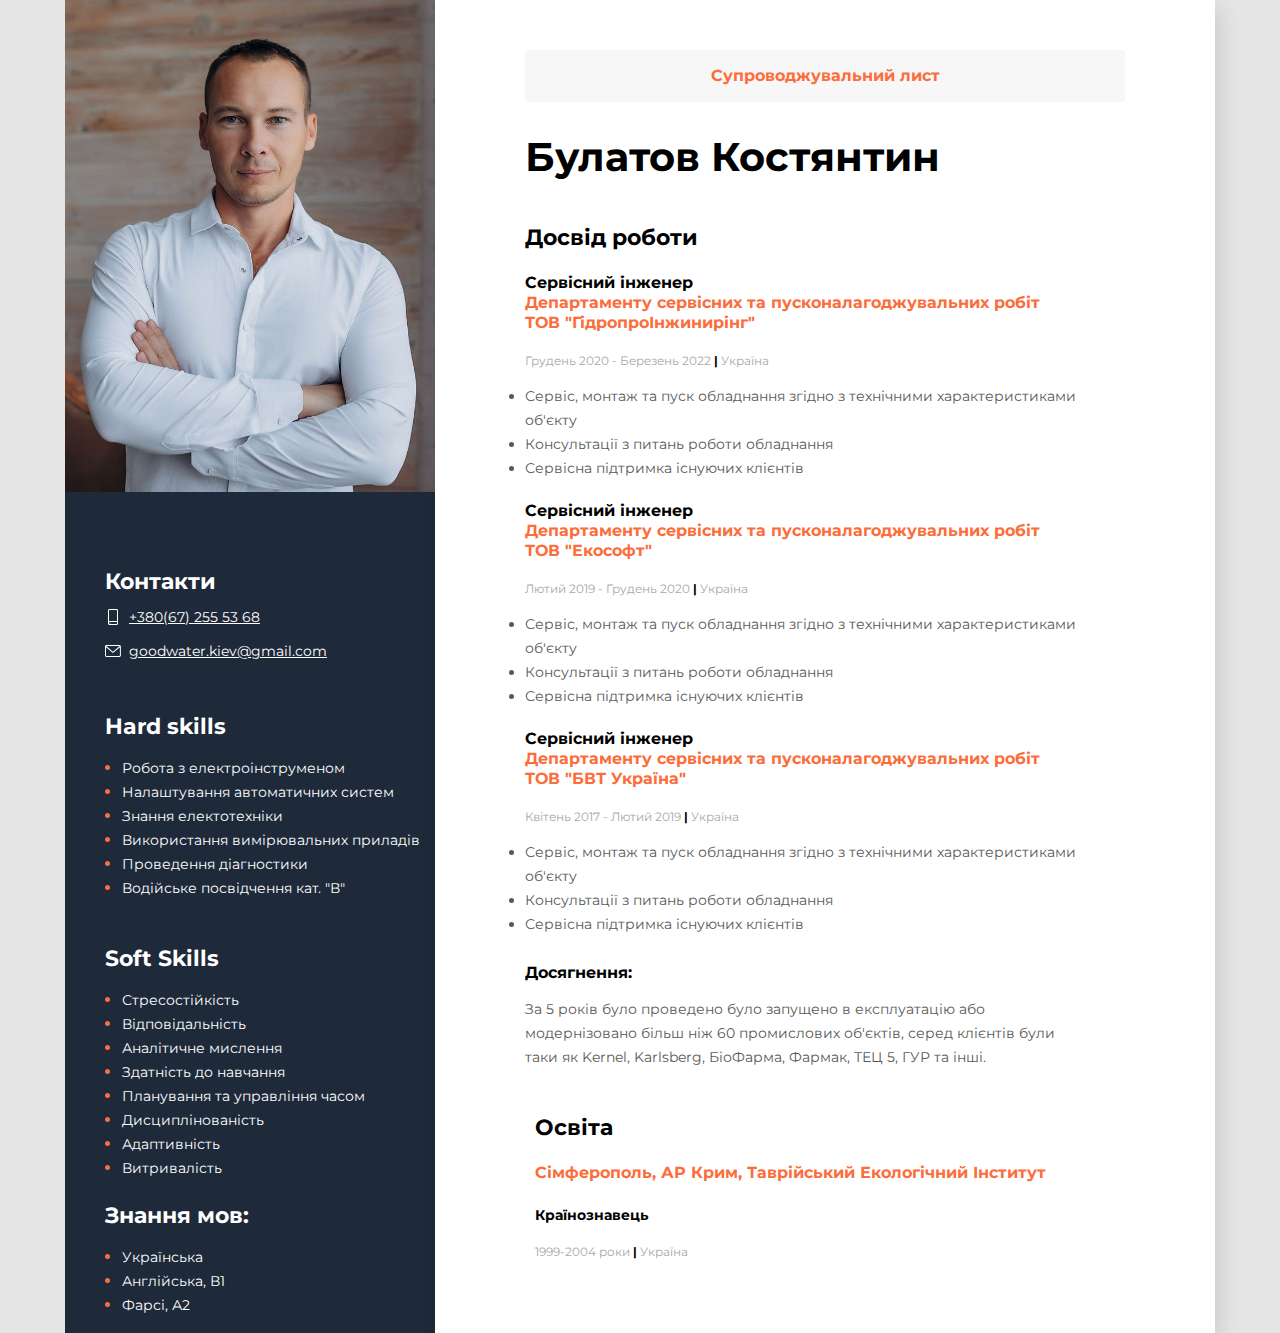
<file: index.html>
<!DOCTYPE html>
<html lang="ua">
  <head>
    <meta charset="UTF-8" />
    <meta http-equiv="X-UA-Compatible" content="IE=edge" />
    <meta name="viewport" content="width=device-width, initial-scale=1.0" />
    <link rel="preconnect" href="https://fonts.googleapis.com" />
    <link rel="preconnect" href="https://fonts.gstatic.com" crossorigin />
    <link
      href="https://fonts.googleapis.com/css2?family=Montserrat:wght@400;700&display=swap"
      rel="stylesheet"
    />
    <link
      rel="stylesheet"
      href="https://cdnjs.cloudflare.com/ajax/libs/modern-normalize/1.1.0/modern-normalize.min.css"
    />
    <link
      rel="stylesheet"
      href="https://cdnjs.cloudflare.com/ajax/libs/modern-normalize/1.1.0/modern-normalize.min.css"
    />
    <link rel="stylesheet" href="./Styles/Styles.css" />
    <title>CV</title>
  </head>
  <body>
    <!-- Main -->
    <div class="main">
      <!-- Main content -->
      <div class="main_content">
        <!-- about user -->
        <div class="about">
          <a href="./cover-letter.html" class="about-cover"
            >Супроводжувальний лист</a
          >
          <h1 class="about_name">Булатов Костянтин</h1>
        </div>
        <!-- Work -->
        <div class="work">
          <h3 class="title">Досвід роботи</h3>
          <!-- Company 1 -->
          <div>
            <h4 class="work_position">
              Сервісний інженер
              <span class="organisation">
                Департаменту сервісних та пусконалагоджувальних робіт <br />
                ТОВ "ГідропроІнжинирінг"</span
              >
            </h4>
            <h5 class="period">
              Грудень 2020 - Березень 2022 <span class="line">|</span> Україна
            </h5>
            <ul class="work_list">
              <li class="work_list_item">
                Сервіс, монтаж та пуск обладнання згідно з технічними
                характеристиками об'єкту
              </li>
              <li class="work_list_item">
                Консультації з питань роботи обладнання
              </li>
              <li class="work_list_item">
                Сервісна підтримка існуючих клієнтів
              </li>
            </ul>
          </div>
          <!-- Company 2 -->
          <div>
            <h4 class="work_position">
              Сервісний інженер
              <span class="organisation"
                >Департаменту сервісних та пусконалагоджувальних робіт <br />
                ТОВ "Екософт"</span
              >
            </h4>
            <h5 class="period">
              Лютий 2019 - Грудень 2020 <span class="line">|</span> Україна
            </h5>
            <ul class="work_list">
              <li class="work_list_item">
                Сервіс, монтаж та пуск обладнання згідно з технічними
                характеристиками об'єкту
              </li>
              <li class="work_list_item">
                Консультації з питань роботи обладнання
              </li>
              <li class="work_list_item">
                Сервісна підтримка існуючих клієнтів
              </li>
            </ul>
          </div>
          <!-- Company 3 -->
          <div>
            <h4 class="work_position">
              Сервісний інженер
              <span class="organisation"
                >Департаменту сервісних та пусконалагоджувальних робіт <br />
                ТОВ "БВТ Україна"</span
              >
            </h4>
            <h5 class="period">
              Квітень 2017 - Лютий 2019 <span class="line">|</span> Україна
            </h5>
            <p class="work_position"></p>
            <ul class="work_list">
              <li class="work_list_item">
                Сервіс, монтаж та пуск обладнання згідно з технічними
                характеристиками об'єкту
              </li>
              <li class="work_list_item">
                Консультації з питань роботи обладнання
              </li>
              <li class="work_list_item">
                Сервісна підтримка існуючих клієнтів
              </li>
            </ul>
            <h5 class="work_position">Досягнення:</h5>
            <p class="work_list_item">
              За 5 років було проведено було запущено в експлуатацію або
              модернізовано більш ніж 60 промислових об'єктів, серед клієнтів
              були таки як Kernel, Karlsberg, БіоФарма, Фармак, ТЕЦ 5, ГУР та
              інші.
            </p>
          </div>
        </div>
        <!-- Education -->
        <div class="education">
          <h3 class="title">Освіта</h3>
          <h4 class="education_university">
            Сімферополь, АР Крим, Таврійський Екологічний Інститут
          </h4>
          <h5 class="education_speciality">Країнознавець</h5>
          <h5 class="period">
            1999-2004 роки <span class="line">|</span> Україна
          </h5>
        </div>
      </div>
      <!-- Sidebar -->
      <aside class="sidebar">
        <img src="img/cv-photo.jpeg" alt="user photo" class="photo" />
        <!-- Contacts -->
        <div class="Contacts">
          <h3 class="Sidebar_title">Контакти</h3>
          <div>
            <div class="contact_type">
              <svg class="" width="16" height="16">
                <use href="./img/icons.svg#icon-tel"></use>
              </svg>
              <a href="tel:+380672555368" class="contact_link"
                >+380(67) 255 53 68</a
              >
            </div>
            <div class="contact_type">
              <svg class="" width="16" height="16">
                <use href="./img/icons.svg#icon-mail"></use>
              </svg>
              <a href="mailto:goodwater.kiev@gmail.com" class="contact_link"
                >goodwater.kiev@gmail.com</a
              >
            </div>
          </div>
        </div>
        <div class="Tech_Skills">
          <h3 class="Sidebar_title">Hard skills</h3>
          <ul class="Tech_Skills_list">
            <li class="Tech_Skills_item">
              <span class="Tech_Skills_text">Робота з електроінструменом</span>
            </li>
            <li class="Tech_Skills_item">
              <span class="Tech_Skills_text"
                >Налаштування автоматичних систем</span
              >
            </li>
            <li class="Tech_Skills_item">
              <span class="Tech_Skills_text">Знання електотехніки</span>
            </li>
            <li class="Tech_Skills_item">
              <span class="Tech_Skills_text"
                >Використання вимірювальних приладів</span
              >
            </li>
            <li class="Tech_Skills_item">
              <span class="Tech_Skills_text">Проведення діагностики</span>
            </li>
            <li class="Tech_Skills_item">
              <span class="Tech_Skills_text"
                >Водійське посвідчення кат. "В"</span
              >
            </li>
          </ul>
        </div>
        <!-- Soft Skills -->
        <div class="Soft_Skills">
          <h3 class="Sidebar_title">Soft Skills</h3>
          <ul class="Sidebar_title_list">
            <li class="Sidebar_title_item">
              <span class="Sidebar_title_text">Стресостійкість</span>
            </li>
            <li class="Sidebar_title_item">
              <span class="Sidebar_title_text">Відповідальність</span>
            </li>
            <li class="Sidebar_title_item">
              <span class="Sidebar_title_text">Аналітичне мислення</span>
            </li>
            <li class="Sidebar_title_item">
              <span class="Sidebar_title_text">Здатність до навчання</span>
            </li>
            <li class="Sidebar_title_item">
              <span class="Sidebar_title_text"
                >Планування та управління часом</span
              >
            </li>
            <li class="Sidebar_title_item">
              <span class="Sidebar_title_text">Дисциплінованість</span>
            </li>
            <li class="Sidebar_title_item">
              <span class="Sidebar_title_text">Адаптивність</span>
            </li>
            <li class="Sidebar_title_item">
              <span class="Sidebar_title_text">Витривалість</span>
            </li>
          </ul>
        </div>
        <!-- Languages skills -->
        <div class="Languages_skills">
          <h3 class="Languages_title">Знання мов:</h3>
          <ul class="Languages_title_list">
            <li class="Languages_title_item">
              <span class="Languages_title_text">Українська</span>
            </li>
            <li class="Languages_title_item">
              <span class="Languages_title_text">Англійська, В1</span>
            </li>
            <li class="Languages_title_item">
              <span class="Languages_title_text">Фарсі, А2</span>
            </li>
          </ul>
        </div>
      </aside>
    </div>
  </body>
  <script src="./js/menu.js"></script>
</html>
</file>
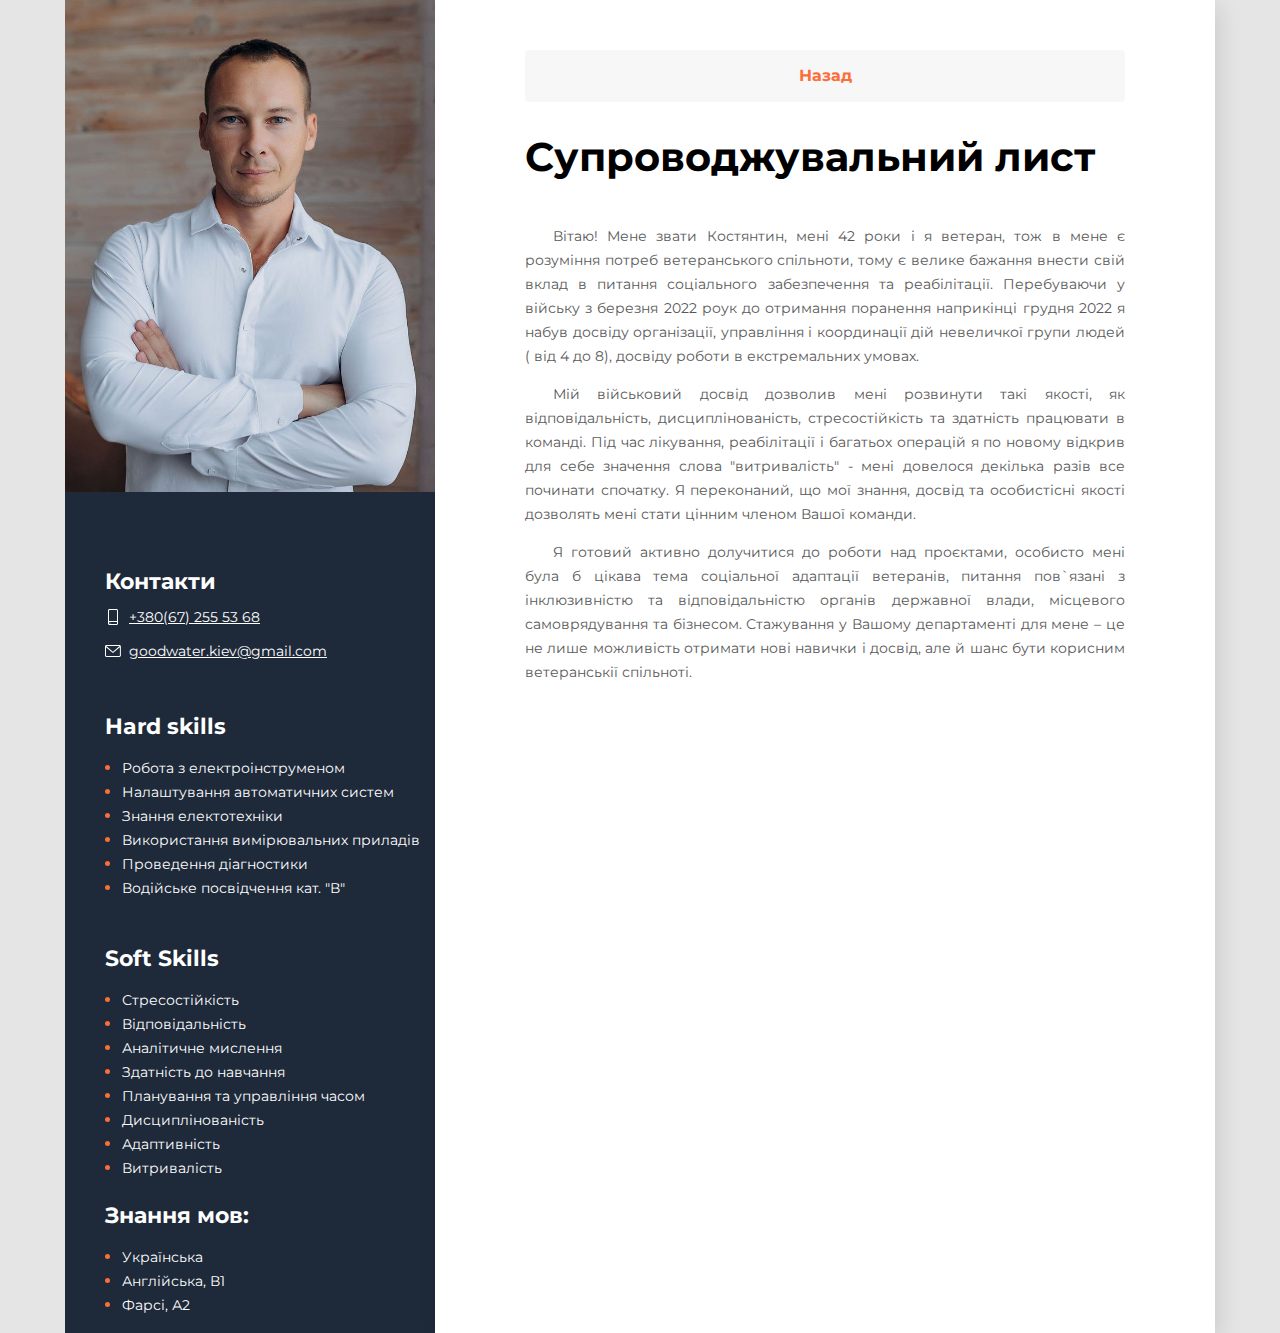
<file: cover-letter.html>
<!DOCTYPE html>
<html lang="en">
  <head>
    <meta charset="UTF-8" />
    <meta name="viewport" content="width=device-width, initial-scale=1.0" />
    <title>Letter</title>
    <link rel="preconnect" href="https://fonts.googleapis.com" />
    <link rel="preconnect" href="https://fonts.gstatic.com" crossorigin />
    <link
      href="https://fonts.googleapis.com/css2?family=Montserrat:wght@400;700&display=swap"
      rel="stylesheet"
    />
    <link
      rel="stylesheet"
      href="https://cdnjs.cloudflare.com/ajax/libs/modern-normalize/1.1.0/modern-normalize.min.css"
    />
    <link
      rel="stylesheet"
      href="https://cdnjs.cloudflare.com/ajax/libs/modern-normalize/1.1.0/modern-normalize.min.css"
    />
    <link rel="stylesheet" href="./Styles/Styles.css" />
  </head>
  <body>
    <div class="main">
      <div class="main_content">
        <div class="about">
          <a href="./index.html" class="about-cover">Назад </a>
          <h1 class="about_name">Супроводжувальний лист</h1>
        </div>
        <p class="about_description">
          Вітаю! Мене звати Костянтин, мені 42 роки і я ветеран, тож в мене є
          розуміння потреб ветеранського спільноти, тому є велике бажання внести
          свій вклад в питання соціального забезпечення та реабілітації.
          Перебуваючи у війську з березня 2022 роук до отримання поранення
          наприкінці грудня 2022 я набув досвіду організації, управління і
          координації дій невеличкої групи людей ( від 4 до 8), досвіду роботи в
          екстремальних умовах.
        </p>
        <p class="about_description">
          Мій військовий досвід дозволив мені розвинути такі якості, як
          відповідальність, дисциплінованість, стресостійкість та здатність
          працювати в команді. Під час лікування, реабілітації і багатьох
          операцій я по новому відкрив для себе значення слова "витривалість" -
          мені довелося декілька разів все починати спочатку. Я переконаний, що
          мої знання, досвід та особистісні якості дозволять мені стати цінним
          членом Вашої команди.
        </p>
        <p class="about_description">
          Я готовий активно долучитися до роботи над проєктами, особисто мені
          була б цікава тема соціальної адаптації ветеранів, питання пов`язані з
          інклюзивністю та відповідальністю органів державної влади, місцевого
          самоврядування та бізнесом. Стажування у Вашому департаменті для мене
          – це не лише можливість отримати нові навички і досвід, але й шанс
          бути корисним ветеранськії спільноті.
        </p>
      </div>
      <!-- Sidebar -->
      <aside class="sidebar">
        <img src="img/cv-photo.jpeg" alt="user photo" class="photo" />
        <!-- Contacts -->
        <div class="Contacts">
          <h3 class="Sidebar_title">Контакти</h3>
          <div>
            <div class="contact_type">
              <svg class="" width="16" height="16">
                <use href="./img/icons.svg#icon-tel"></use>
              </svg>
              <a href="tel:+380672555368" class="contact_link"
                >+380(67) 255 53 68</a
              >
            </div>
            <div class="contact_type">
              <svg class="" width="16" height="16">
                <use href="./img/icons.svg#icon-mail"></use>
              </svg>
              <a href="mailto:goodwater.kiev@gmail.com" class="contact_link"
                >goodwater.kiev@gmail.com</a
              >
            </div>
          </div>
        </div>
        <div class="Tech_Skills">
          <h3 class="Sidebar_title">Hard skills</h3>
          <ul class="Tech_Skills_list">
            <li class="Tech_Skills_item">
              <span class="Tech_Skills_text">Робота з електроінструменом</span>
            </li>
            <li class="Tech_Skills_item">
              <span class="Tech_Skills_text"
                >Налаштування автоматичних систем</span
              >
            </li>
            <li class="Tech_Skills_item">
              <span class="Tech_Skills_text">Знання електотехніки</span>
            </li>
            <li class="Tech_Skills_item">
              <span class="Tech_Skills_text"
                >Використання вимірювальних приладів</span
              >
            </li>
            <li class="Tech_Skills_item">
              <span class="Tech_Skills_text">Проведення діагностики</span>
            </li>
            <li class="Tech_Skills_item">
              <span class="Tech_Skills_text"
                >Водійське посвідчення кат. "В"</span
              >
            </li>
          </ul>
        </div>
        <!-- Soft Skills -->
        <div class="Soft_Skills">
          <h3 class="Sidebar_title">Soft Skills</h3>
          <ul class="Sidebar_title_list">
            <li class="Sidebar_title_item">
              <span class="Sidebar_title_text">Стресостійкість</span>
            </li>
            <li class="Sidebar_title_item">
              <span class="Sidebar_title_text">Відповідальність</span>
            </li>
            <li class="Sidebar_title_item">
              <span class="Sidebar_title_text">Аналітичне мислення</span>
            </li>
            <li class="Sidebar_title_item">
              <span class="Sidebar_title_text">Здатність до навчання</span>
            </li>
            <li class="Sidebar_title_item">
              <span class="Sidebar_title_text"
                >Планування та управління часом</span
              >
            </li>
            <li class="Sidebar_title_item">
              <span class="Sidebar_title_text">Дисциплінованість</span>
            </li>
            <li class="Sidebar_title_item">
              <span class="Sidebar_title_text">Адаптивність</span>
            </li>
            <li class="Sidebar_title_item">
              <span class="Sidebar_title_text">Витривалість</span>
            </li>
          </ul>
        </div>
        <!-- Languages skills -->
        <div class="Languages_skills">
          <h3 class="Languages_title">Знання мов:</h3>
          <ul class="Languages_title_list">
            <li class="Languages_title_item">
              <span class="Languages_title_text">Українська</span>
            </li>
            <li class="Languages_title_item">
              <span class="Languages_title_text">Англійська, В1</span>
            </li>
            <li class="Languages_title_item">
              <span class="Languages_title_text">Фарсі, А2</span>
            </li>
          </ul>
        </div>
      </aside>
    </div>
  </body>
</html>
</file>
<file: Styles/Styles.css>
body {
  font-family: "Montserrat", sans-serif;
  background-color: #e5e5e5;
}
/* Main Styles */
.main {
  display: flex;
  flex-direction: row-reverse;
  width: 1150px;
  margin: 0 auto;
}
/* Main Content */
.main_content {
  background-color: #ffffff;
  box-shadow: 6px 6px 20px rgba(0, 0, 0, 0.1);
  padding: 50px 90px;
}
/* About styles */
.about {
  margin-bottom: 40px;
}
.about_position {
  font-style: normal;
  font-weight: 700;
  font-size: 17px;
  line-height: 17px;
  color: #000000;
  margin-bottom: 20px;
}
.about_name {
  font-style: normal;
  font-weight: 700;
  font-size: 40px;
  line-height: 55px;
  color: #000000;
  margin-bottom: 25px;
}

.about-cover {
  display: block;

  min-width: 169px;

  padding: 16px 32px;
  font-style: normal;
  font-weight: 700;
  font-size: 16px;
  line-height: 20px;
  border-radius: 4px;
  border: none;
  text-align: center;
  text-decoration: none;
  cursor: pointer;
  background-color: rgba(30, 41, 57, 0.035);
  color: #fb6d3a;
  transition: background-color 250ms ease, color 250ms ease;
}

.about-cover:hover,
.about-cover:focus {
  color: #ffffff;
  background-color: rgb(30, 41, 57);
}
.about_description {
  font-style: normal;
  font-weight: 400;
  font-size: 14px;
  line-height: 24px;
  color: #595959;
  text-align: justify;
  text-indent: 2em;
}

.projects {
  margin-bottom: 50px;
}
.projects,
.title {
  font-style: normal;
  font-weight: 700;
  font-size: 22px;
  line-height: 27px;
  color: #000000;
}
.projects_list {
  padding: 0;
  margin-left: 15px;
}
.projects_item,
.project_bracket {
  font-style: normal;
  font-weight: 700;
  font-size: 14px;
  line-height: 24px;
  color: #000000;
}
.project,
.project_link {
  font-style: normal;
  font-weight: 400;
  font-size: 14px;
  line-height: 24px;
  color: #595959;
}
.project {
  margin: 10px;
}
.project_link {
  margin-left: 10px;
}
/* Work styles */
.work {
  margin-bottom: 45px;
}
.work_position,
.organisation {
  display: block;
  font-style: normal;
  font-weight: 700;
  font-size: 16px;
  line-height: 20px;
  color: #000000;
  margin-bottom: 10px;
}

.organisation {
  color: #fb6d3a;
}
.period {
  font-style: normal;
  font-weight: 400;
  font-size: 12px;
  line-height: 15px;
  color: #a8a8a8;
  margin-bottom: 10px;
}
.line {
  font-style: normal;
  font-weight: 700;
  font-size: 12px;
  line-height: 15px;
  color: #000000;
}
.work_list {
  padding: 0;
  margin-bottom: 15px;
}
.work_list_item {
  font-style: normal;
  font-weight: 400;
  font-size: 14px;
  line-height: 24px;
  color: #595959;
  margin-right: 40px;
}

/* Education Styles */
.education {
  padding-bottom: 10px;
  padding-left: 10px;
  padding-right: 10px;
}
.education_university {
  font-style: normal;
  font-weight: 700;
  font-size: 16px;
  line-height: 20px;
  color: #fb6d3a;
  margin-bottom: 10px;
}
.education_speciality {
  font-style: normal;
  font-weight: 700;
  font-size: 14px;
  line-height: 17px;
  color: #000000;
  margin-bottom: 10px;
}
/* Sidebar Styles */
.sidebar {
  background-color: #1e2939;

  width: 370px;
}
.photo {
  width: 370px;
  margin-bottom: 50px;
}

.Contacts,
.Tech_Skills,
.Soft_Skills,
.Languages_skills,
.Certificates_skills {
  margin-left: 40px;
}
.Contacts {
  margin-bottom: 50px;
}
.Tech_Skills {
  margin-bottom: 45px;
}

.Sidebar_title,
.Languages_title,
.Certificates_title {
  color: #ffffff;
  font-style: normal;
  font-weight: 700;
  font-size: 22px;
  line-height: 27px;
  margin-bottom: 10px;
}

.contact_type {
  font-style: normal;
  font-weight: 400;
  font-size: 14px;
  line-height: 24px;
  color: #fb6d3a;

  display: flex;
  align-items: center;
  gap: 8px;
}

.contact_type:not(:last-child) {
  margin-bottom: 10px;
}

svg {
  fill: #ffffff;
  transition: fill 250ms ease;
}

.contact_type:hover .contact_link,
.contact_type:focus .contact_link {
  color: #fb6d3a;
}

.contact_type:hover svg,
.contact_type:focus svg {
  fill: #fb6d3a;
}
.contact_link {
  font-style: normal;
  font-weight: 400;
  font-size: 14px;
  line-height: 24px;
  color: #ffffff;
  transition: color 250ms ease;
}

.Tech_Skills_list,
.Sidebar_title_list,
.Languages_title_list,
.Certificates_title_list {
  padding: 0;
  margin-left: 17px;
}

.Tech_Skills_item,
.Sidebar_title_item,
.Languages_title_item,
.Certificates_title_item {
  color: #fb6d3a;
}
.Tech_Skills_text,
.Sidebar_title_text,
.Languages_title_text,
.Certificates_title_text {
  color: #ffffff;
  font-style: normal;
  font-weight: 400;
  font-size: 14px;
  line-height: 24px;
  color: #ffffff;
}
.photo_certificate {
  width: 370px;
  margin-top: 12px;
}
</file>
